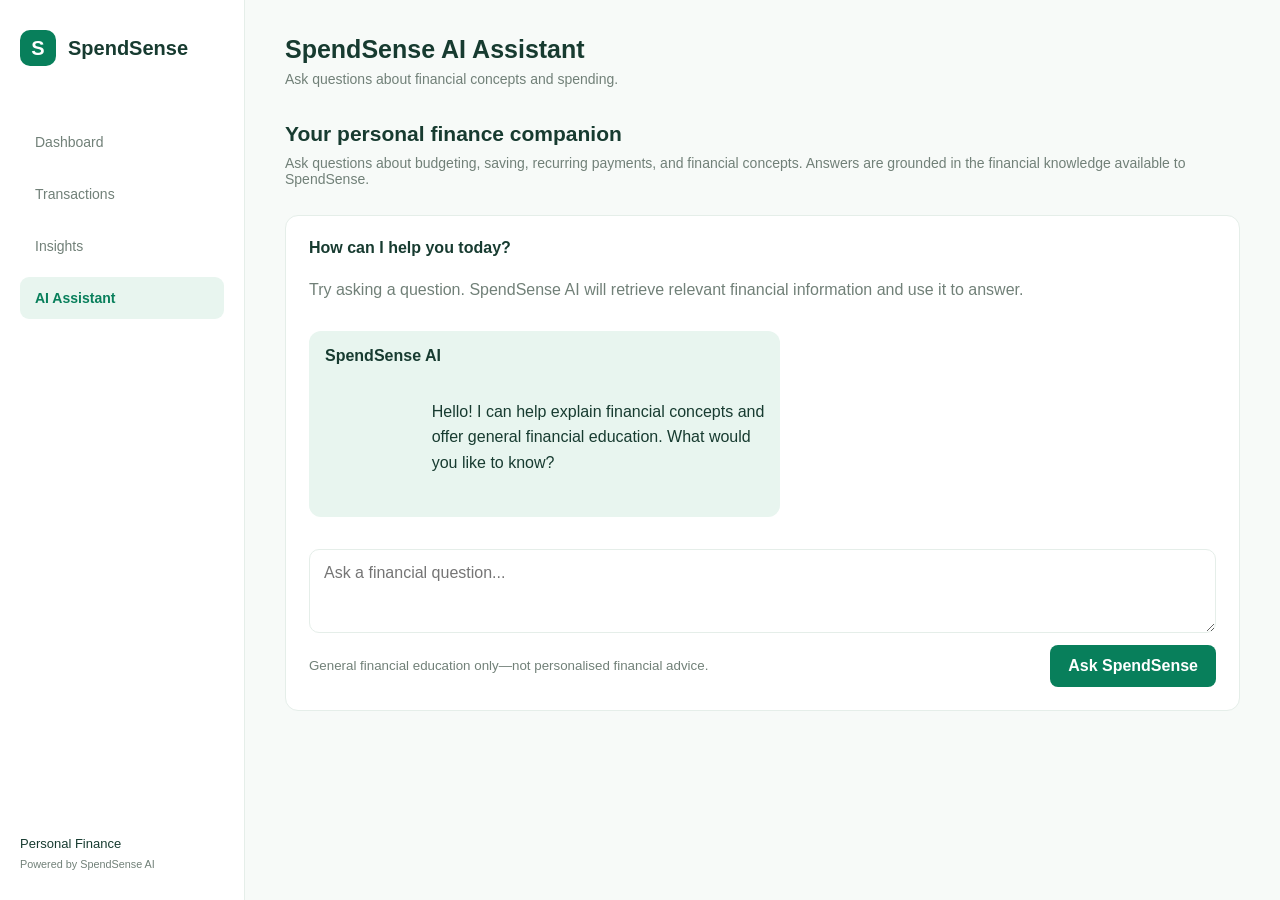
<file: templates/assistant.html>
<!DOCTYPE html>
<html lang="en">
<head>
    <meta charset="UTF-8">
    <meta name="viewport" content="width=device-width, initial-scale=1.0">
    <title>AI Assistant | SpendSense</title>
    <link rel="stylesheet" href="/static/style.css">
</head>
<body>
<div class="app-container">

    <aside class="sidebar">
        <div class="brand">
            <span class="brand-icon">S</span>
            <span>SpendSense</span>
        </div>

        <nav>
            <a href="/" class="nav-link">Dashboard</a>
            <a href="/transactions" class="nav-link">Transactions</a>
            <a href="/insights" class="nav-link">Insights</a>
            <a href="/assistant" class="nav-link active">AI Assistant</a>
        </nav>

        <div class="sidebar-footer">
            <span>Personal Finance</span>
            <small>Powered by SpendSense AI</small>
        </div>
    </aside>

    <main class="main-content">
        <header class="topbar">
            <div>
                <h1>SpendSense AI Assistant</h1>
                <p>Ask questions about financial concepts and spending.</p>
            </div>
        </header>

        <section class="welcome-section">
            <h2>Your personal finance companion</h2>
            <p>
                Ask questions about budgeting, saving, recurring payments,
                and financial concepts. Answers are grounded in the
                financial knowledge available to SpendSense.
            </p>
        </section>

        <section class="dashboard-card assistant-card">
            <div class="assistant-intro">
                <h3>How can I help you today?</h3>
                <p>
                    Try asking a question. SpendSense AI will retrieve
                    relevant financial information and use it to answer.
                </p>
            </div>

            <div id="chat-messages" class="chat-messages">
                <div class="chat-message assistant-message">
                    <strong>SpendSense AI</strong>
                    <p>
                        Hello! I can help explain financial concepts and
                        offer general financial education. What would
                        you like to know?
                    </p>
                </div>
            </div>

            <form id="assistant-form" class="assistant-form">
                <textarea
                    id="assistant-question"
                    name="question"
                    rows="3"
                    placeholder="Ask a financial question..."
                    required
                ></textarea>

                <div class="assistant-form-footer">
                    <small>
                        General financial education only—not personalised
                        financial advice.
                    </small>

                    <button type="submit" id="assistant-submit">
                        Ask SpendSense
                    </button>
                </div>
            </form>
        </section>
    </main>

</div>

<script src="/static/assistant.js"></script>
</body>
</html>
</file>
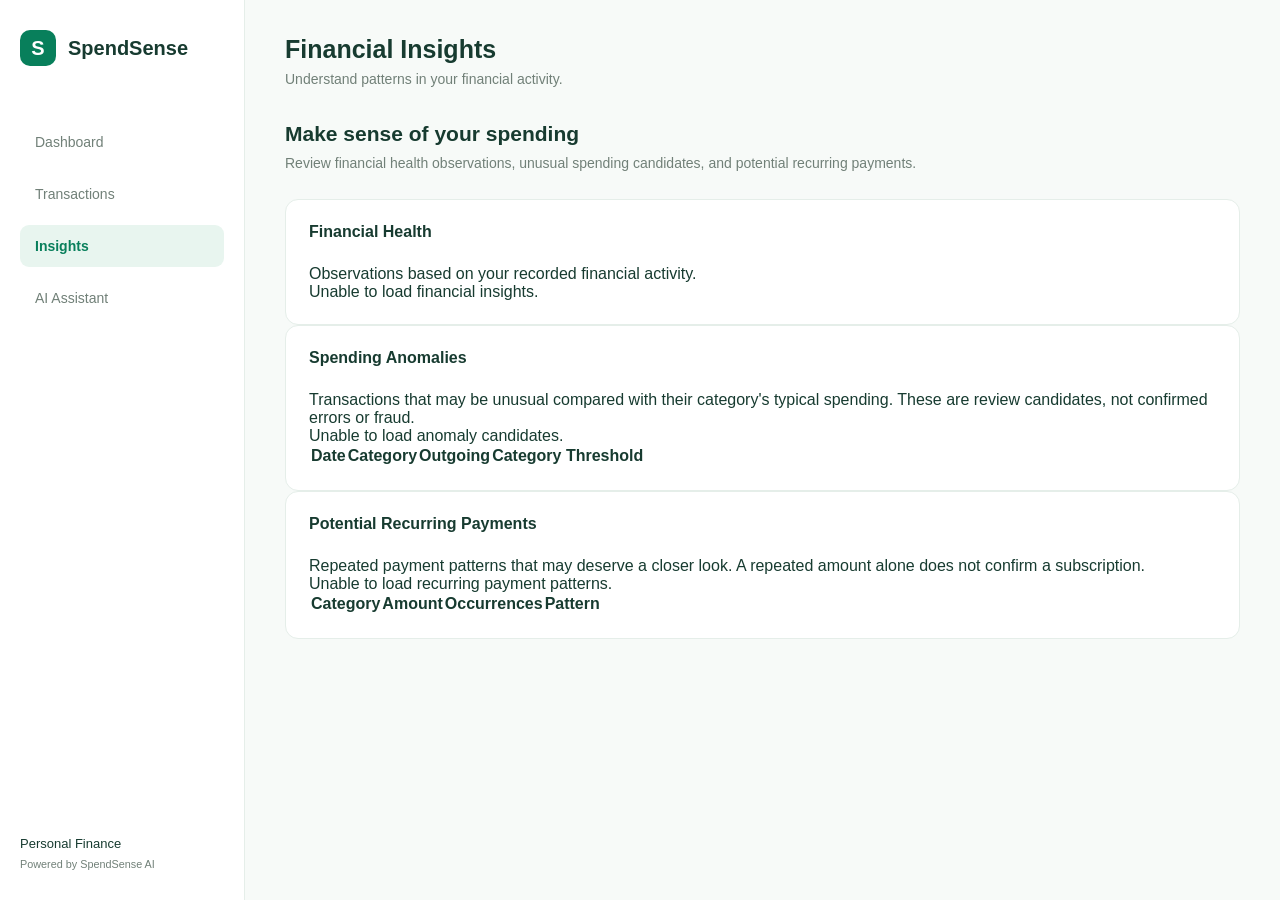
<file: templates/insights.html>
<!DOCTYPE html>
<html lang="en">
<head>
    <meta charset="UTF-8">
    <meta name="viewport" content="width=device-width, initial-scale=1.0">
    <title>Insights | SpendSense</title>
    <link rel="stylesheet" href="/static/style.css">
</head>
<body>
<div class="app-container">

    <aside class="sidebar">
        <div class="brand">
            <span class="brand-icon">S</span>
            <span>SpendSense</span>
        </div>

        <nav>
            <a href="/" class="nav-link">Dashboard</a>
            <a href="/transactions" class="nav-link">Transactions</a>
            <a href="/insights" class="nav-link active">Insights</a>
            <a href="/assistant" class="nav-link">AI Assistant</a>
        </nav>

        <div class="sidebar-footer">
            <span>Personal Finance</span>
            <small>Powered by SpendSense AI</small>
        </div>
    </aside>

    <main class="main-content">
        <header class="topbar">
            <div>
                <h1>Financial Insights</h1>
                <p>Understand patterns in your financial activity.</p>
            </div>
        </header>

        <section class="welcome-section">
            <h2>Make sense of your spending</h2>
            <p>
                Review financial health observations, unusual spending
                candidates, and potential recurring payments.
            </p>
        </section>

        <section class="dashboard-card">
            <h3>Financial Health</h3>
            <p class="section-description">
                Observations based on your recorded financial activity.
            </p>
            <div id="financial-insights" class="insights-list">
                <p>Loading financial insights...</p>
            </div>
        </section>

        <section class="dashboard-card">
            <h3>Spending Anomalies</h3>
            <p class="section-description">
                Transactions that may be unusual compared with their
                category's typical spending. These are review candidates,
                not confirmed errors or fraud.
            </p>

            <p id="anomaly-message" role="status">
                Loading anomaly candidates...
            </p>

            <div class="table-wrapper">
                <table class="transactions-table">
                    <thead>
                        <tr>
                            <th>Date</th>
                            <th>Category</th>
                            <th>Outgoing</th>
                            <th>Category Threshold</th>
                        </tr>
                    </thead>
                    <tbody id="anomalies-table-body"></tbody>
                </table>
            </div>
        </section>

        <section class="dashboard-card">
            <h3>Potential Recurring Payments</h3>
            <p class="section-description">
                Repeated payment patterns that may deserve a closer look.
                A repeated amount alone does not confirm a subscription.
            </p>

            <p id="recurring-message" role="status">
                Loading recurring payment patterns...
            </p>

            <div class="table-wrapper">
                <table class="transactions-table">
                    <thead>
                        <tr>
                            <th>Category</th>
                            <th>Amount</th>
                            <th>Occurrences</th>
                            <th>Pattern</th>
                        </tr>
                    </thead>
                    <tbody id="recurring-table-body"></tbody>
                </table>
            </div>
        </section>
    </main>

</div>

<script src="/static/insights.js"></script>
</body>
</html>
</file>
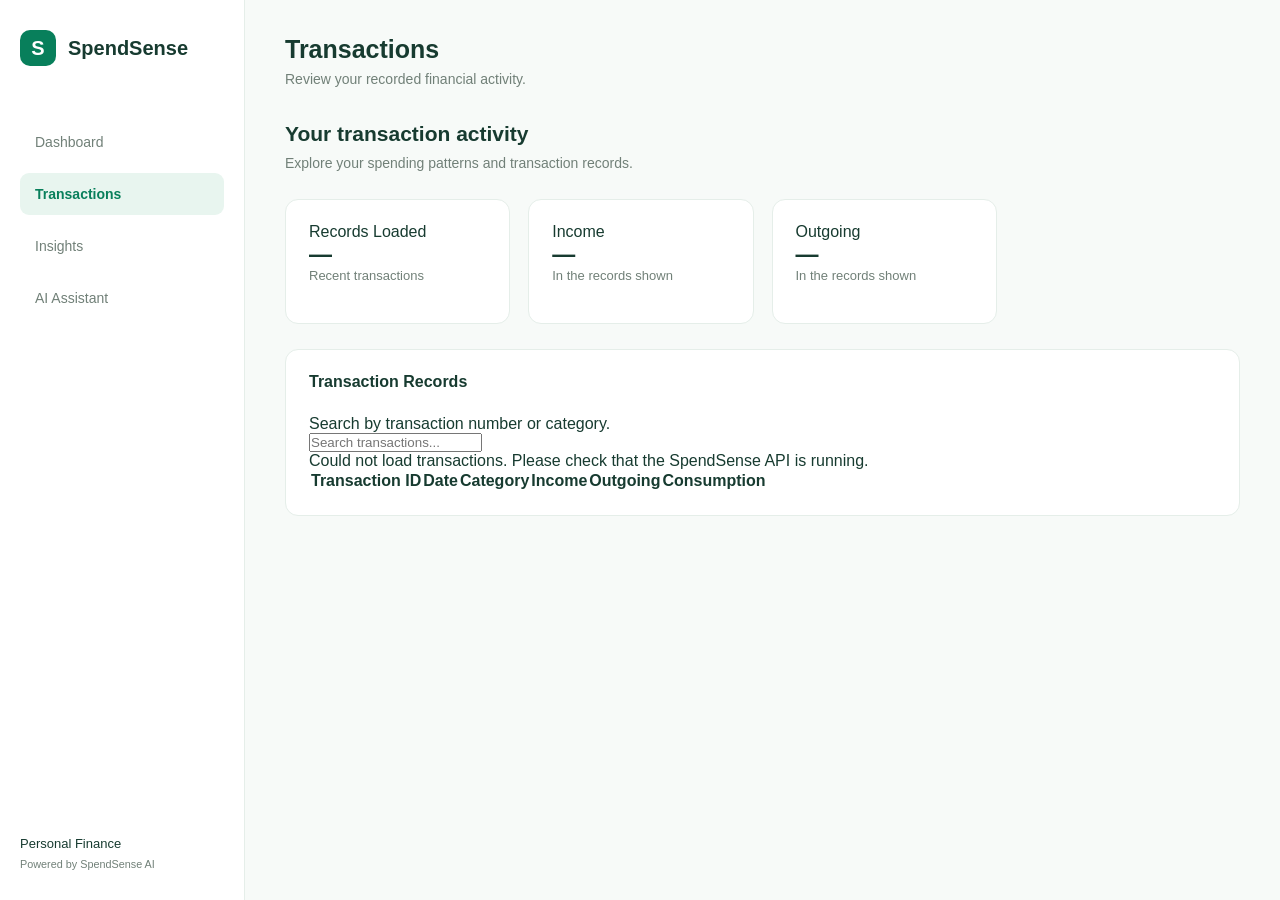
<file: templates/transactions.html>
<!DOCTYPE html>
<html lang="en">
<head>
    <meta charset="UTF-8">
    <meta name="viewport" content="width=device-width, initial-scale=1.0">
    <title>Transactions | SpendSense</title>
    <link rel="stylesheet" href="/static/style.css">
</head>
<body>
<div class="app-container">

    <aside class="sidebar">
        <div class="brand">
            <span class="brand-icon">S</span>
            <span>SpendSense</span>
        </div>

        <nav>
            <a href="/" class="nav-link">Dashboard</a>
            <a href="/transactions" class="nav-link active">Transactions</a>
            <a href="/insights" class="nav-link">Insights</a>
            <a href="/assistant" class="nav-link">AI Assistant</a>
        </nav>

        <div class="sidebar-footer">
            <span>Personal Finance</span>
            <small>Powered by SpendSense AI</small>
        </div>
    </aside>

    <main class="main-content">
        <header class="topbar">
            <div>
                <h1>Transactions</h1>
                <p>Review your recorded financial activity.</p>
            </div>
        </header>

        <section class="welcome-section">
            <h2>Your transaction activity</h2>
            <p>Explore your spending patterns and transaction records.</p>
        </section>

        <section class="summary-grid">
            <div class="summary-card">
                <span class="summary-label">Records Loaded</span>
                <h2 id="records-count">—</h2>
                <p>Recent transactions</p>
            </div>

            <div class="summary-card">
                <span class="summary-label">Income</span>
                <h2 id="transactions-income">—</h2>
                <p>In the records shown</p>
            </div>

            <div class="summary-card">
                <span class="summary-label">Outgoing</span>
                <h2 id="transactions-outgoing">—</h2>
                <p>In the records shown</p>
            </div>
        </section>

        <section class="dashboard-card">
            <div class="section-heading">
                <div>
                    <h3>Transaction Records</h3>
                    <p>Search by transaction number or category.</p>
                </div>

                <input
                    type="search"
                    id="transaction-search"
                    placeholder="Search transactions..."
                    aria-label="Search transactions"
                >
            </div>

            <p id="transaction-message" role="status">
                Loading transaction records...
            </p>

            <div class="table-wrapper">
                <table class="transactions-table">
                    <thead>
                        <tr>
                            <th>Transaction ID</th>
                            <th>Date</th>
                            <th>Category</th>
                            <th>Income</th>
                            <th>Outgoing</th>
                            <th>Consumption</th>
                        </tr>
                    </thead>

                    <tbody id="transactions-table-body">
                    </tbody>
                </table>
            </div>
        </section>
    </main>

</div>

<script src="/static/transactions.js"></script>
</body>
</html>
</file>
<file: static/style.css>
:root {
    --primary: #087F5B;
    --primary-light: #E8F5EF;
    --background: #F7FAF8;
    --surface: #FFFFFF;
    --text: #173B30;
    --muted: #718078;
    --border: #E5EEE9;
    --positive: #16845B;
    --negative: #D94A4A;
}

* {
    margin: 0;
    padding: 0;
    box-sizing: border-box;
}

body {
    font-family: Inter, "Segoe UI", sans-serif;
    background: var(--background);
    color: var(--text);
}

.app-container {
    display: flex;
    min-height: 100vh;
}

/* Sidebar */

.sidebar {
    width: 245px;
    background: var(--surface);
    border-right: 1px solid var(--border);
    padding: 30px 20px;
    display: flex;
    flex-direction: column;
    flex-shrink: 0;
}

.brand {
    display: flex;
    align-items: center;
    gap: 12px;
    font-size: 20px;
    font-weight: 700;
    margin-bottom: 55px;
}

.brand-icon {
    background: var(--primary);
    color: white;
    width: 36px;
    height: 36px;
    border-radius: 10px;
    display: grid;
    place-items: center;
}

.sidebar nav {
    display: flex;
    flex-direction: column;
    gap: 10px;
}

.nav-link {
    text-decoration: none;
    color: var(--muted);
    padding: 13px 15px;
    border-radius: 9px;
    font-size: 14px;
    transition: 0.2s;
}

.nav-link:hover,
.nav-link.active {
    background: var(--primary-light);
    color: var(--primary);
    font-weight: 600;
}

.sidebar-footer {
    margin-top: auto;
    display: flex;
    flex-direction: column;
    gap: 7px;
    color: var(--text);
    font-size: 13px;
}

.sidebar-footer small {
    color: var(--muted);
}

/* Main content */

.main-content {
    flex: 1;
    min-width: 0;
    padding: 35px 40px;
}

.topbar {
    display: flex;
    justify-content: space-between;
    align-items: center;
    margin-bottom: 35px;
}

.topbar h1 {
    font-size: 25px;
    margin-bottom: 7px;
}

.topbar p,
.welcome-section p {
    color: var(--muted);
    font-size: 14px;
}

.profile {
    display: flex;
    align-items: center;
    gap: 12px;
}

.profile > span {
    background: var(--primary-light);
    color: var(--primary);
    width: 42px;
    height: 42px;
    border-radius: 50%;
    display: grid;
    place-items: center;
    font-weight: 700;
}

.profile div {
    display: flex;
    flex-direction: column;
    gap: 4px;
}

.profile strong {
    font-size: 13px;
}

.profile small {
    color: var(--muted);
    font-size: 11px;
}

/* Welcome */

.welcome-section {
    margin-bottom: 28px;
}

.welcome-section h2 {
    font-size: 21px;
    margin-bottom: 9px;
}

/* Summary cards */

.summary-grid {
    display: grid;
    grid-template-columns: repeat(4, minmax(0, 1fr));
    gap: 18px;
    margin-bottom: 25px;
}

.summary-card,
.dashboard-card {
    background: var(--surface);
    border: 1px solid var(--border);
    border-radius: 13px;
    padding: 23px;
}

.summary-card p {
    color: var(--muted);
    font-size: 13px;
    margin-bottom: 17px;
}

.summary-card h2 {
    font-size: 23px;
    overflow-wrap: anywhere;
}

/* Charts */

.content-grid {
    display: grid;
    grid-template-columns: 1.5fr 1fr;
    gap: 20px;
    margin-bottom: 22px;
}

.dashboard-card h3 {
    font-size: 16px;
    margin-bottom: 24px;
}

.dashboard-card canvas {
    max-width: 100%;
    max-height: 300px;
}

/* Insights */

.insights-card {
    margin-bottom: 25px;
}

.insight-item {
    padding: 15px;
    border-radius: 9px;
    background: var(--background);
    margin-bottom: 12px;
    border-left: 3px solid var(--primary);
}

.insight-item h4 {
    font-size: 14px;
    margin-bottom: 6px;
}

.insight-item p {
    color: var(--muted);
    font-size: 13px;
    line-height: 1.6;
}

/* Responsive layout */

@media (max-width: 1100px) {
    .summary-grid {
        grid-template-columns: repeat(2, minmax(0, 1fr));
    }
}

@media (max-width: 750px) {
    .sidebar {
        width: 75px;
        padding: 25px 10px;
    }

    .brand {
        justify-content: center;
        font-size: 0;
        margin-bottom: 35px;
    }

    .sidebar nav {
        align-items: center;
    }

    .nav-link {
        font-size: 0;
        padding: 13px 8px;
        width: 100%;
        text-align: center;
    }

    .sidebar-footer {
        display: none;
    }

    .main-content {
        padding: 25px 15px;
    }

    .content-grid {
        grid-template-columns: 1fr;
    }

    .topbar {
        align-items: flex-start;
        gap: 15px;
    }

    .profile div {
        display: none;
    }
}

@media (max-width: 450px) {
    .summary-grid {
        grid-template-columns: 1fr;
    }

    .topbar h1 {
        font-size: 21px;
    }
}


/* AI Assistant */

.assistant-card {
    display: flex;
    flex-direction: column;
    gap: 24px;
}

.assistant-intro p {
    color: var(--muted);
    margin-top: 8px;
}

.chat-messages {
    display: flex;
    flex-direction: column;
    gap: 16px;
    max-height: 460px;
    overflow-y: auto;
    padding: 8px 0;
}

.chat-message {
    max-width: 85%;
    padding: 16px;
    border-radius: 12px;
}

.chat-message strong {
    display: block;
    margin-bottom: 8px;
}

.chat-message p {
    line-height: 1.6;
    white-space: pre-wrap;
}

.assistant-message {
    align-self: flex-start;
    background: var(--primary-light);
    color: var(--text);
}

.user-message {
    align-self: flex-end;
    background: var(--primary);
    color: white;
}

.assistant-form {
    display: flex;
    flex-direction: column;
    gap: 12px;
}

.assistant-form textarea {
    width: 100%;
    padding: 14px;
    border: 1px solid var(--border);
    border-radius: 10px;
    font: inherit;
    resize: vertical;
}

.assistant-form textarea:focus {
    outline: 2px solid var(--primary);
    outline-offset: 1px;
}

.assistant-form-footer {
    display: flex;
    align-items: center;
    justify-content: space-between;
    gap: 16px;
}

.assistant-form-footer small {
    color: var(--muted);
    line-height: 1.5;
}

.assistant-form button {
    background: var(--primary);
    color: white;
    border: none;
    border-radius: 8px;
    padding: 12px 18px;
    font: inherit;
    font-weight: 600;
    cursor: pointer;
}

.assistant-form button:disabled {
    opacity: 0.6;
    cursor: wait;
}

.assistant-sources {
    margin-top: 16px;
    padding-top: 12px;
    border-top: 1px solid var(--border);
    font-size: 0.9rem;
}

.assistant-sources ul {
    padding-left: 20px;
    margin-top: 8px;
}

.assistant-sources li {
    margin-bottom: 6px;
    overflow-wrap: anywhere;
}

@media (max-width: 600px) {
    .chat-message {
        max-width: 100%;
    }

    .assistant-form-footer {
        align-items: flex-start;
        flex-direction: column;
    }
}
</file>
